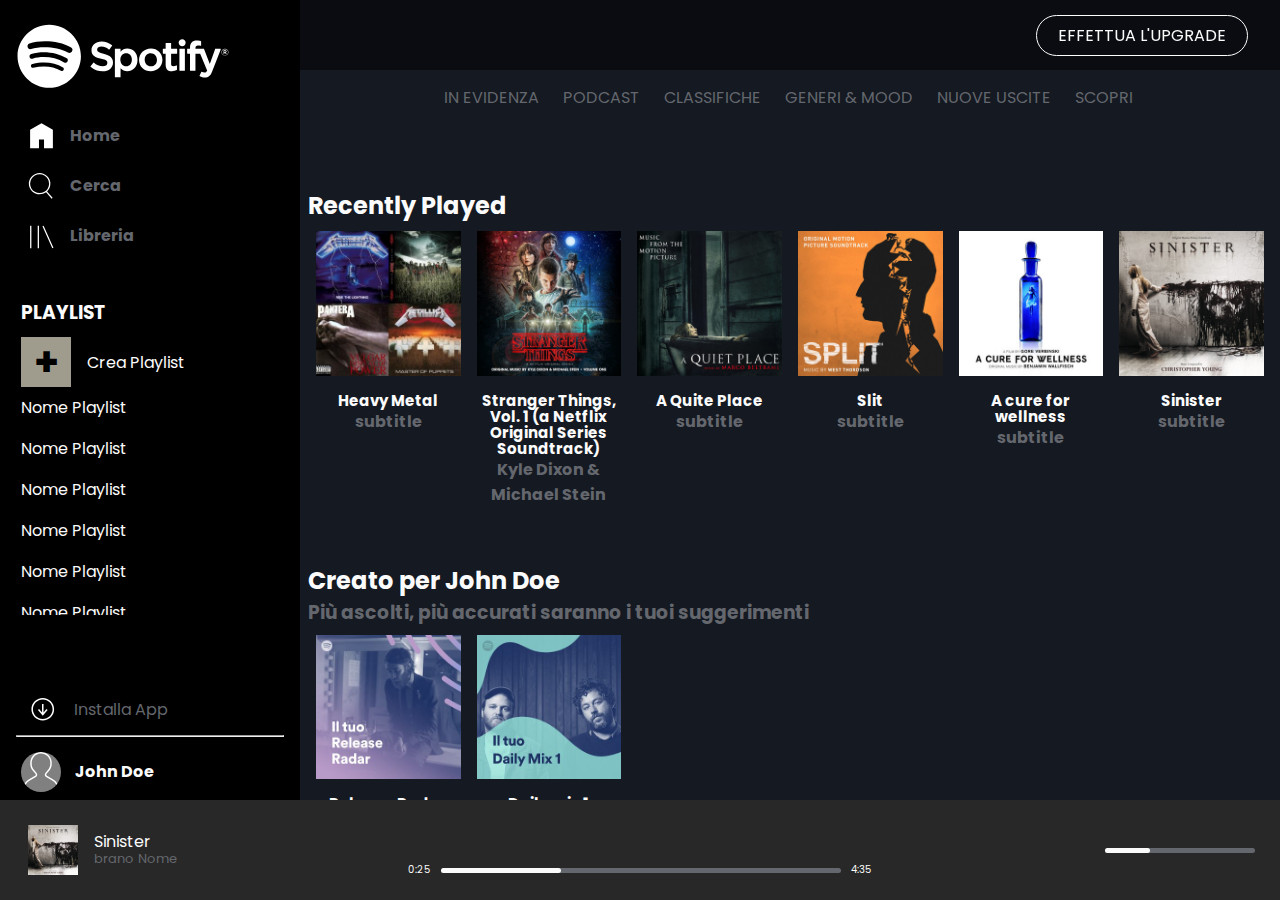
<file: index.html>
<!DOCTYPE html>
<html lang="en">
<head>
    <meta charset="UTF-8">
    <meta http-equiv="X-UA-Compatible" content="IE=edge">
    <meta name="viewport" content="width=device-width, initial-scale=1.0">
    <link rel="stylesheet" href="css/style.css">
    <link href="https://fonts.googleapis.com/css2?family=Poppins:ital,wght@0,100;0,200;0,300;0,400;0,500;0,600;0,700;0,800;0,900;1,300;1,400;1,500;1,600;1,700&display=swap" rel="stylesheet">
    <link rel="stylesheet" href="https://cdnjs.cloudflare.com/ajax/libs/font-awesome/6.3.0/css/all.min.css" integrity="sha512-SzlrxWUlpfuzQ+pcUCosxcglQRNAq/DZjVsC0lE40xsADsfeQoEypE+enwcOiGjk/bSuGGKHEyjSoQ1zVisanQ==" crossorigin="anonymous" referrerpolicy="no-referrer" />
    <title>spotify web</title>
</head>

<body class="debug">
    <main class="d-flex">
        
        <aside class="sidebar">
            <div class="sidebar-top d-flex flex-column">
                <div class="sidebar-icons">
                    <div class="logo t-center">
                        <span class="icon-logo">
                            <img src="img/logo-small.svg" alt="logo piccolo">
                        </span>
                        <span class="icon-logo-2">
                            <img id="logo" src="img/logo.svg" alt="">
                        </span>
                    </div>
                    <div class="t-center row">
                        <span class="icon">
                            <img id="home" src="img/home.svg" alt="">
                        </span>
                        <span class="text"><a class="t-gray" href="#">Home</a></span>
                    </div>
                    <div class="t-center row">
                        <span class="icon">
                            <img id="search" src="img/search.svg" alt="">
                        </span>
                        <span class="text"><a class="t-gray" href="#">Cerca</a></span>
                    </div>
                    <div class="t-center row">
                        <span class="icon">
                            <img id="libreria" src="img/libreria.svg" alt="">
                        </span>
                        <span class="text"><a class="t-gray" href="#">Libreria</a></span>
                    </div>
                </div>
                <div class="sidebar-playlist d-flex flex-column">
                    <h3 class="t-white">PLAYLIST</h3>
                    <a class="row" ><span class="plus">+</span><span class="t-white plus-text">Crea Playlist</span></a>
                    <ul class="list-playlist d-flex flex-column">
                        <li class="t-white">Nome Playlist</li>
                        <li class="t-white">Nome Playlist</li>
                        <li class="t-white">Nome Playlist</li>
                        <li class="t-white">Nome Playlist</li>
                        <li class="t-white">Nome Playlist</li>
                        <li class="t-white">Nome Playlist</li>
                        <li class="t-white">Nome Playlist</li>
                        <li class="t-white">Nome Playlist</li>
                        <li class="t-white">Nome Playlist</li>
                        <li class="t-white">Nome Playlist</li>
                        <li class="t-white">Nome Playlist</li>
                        <li class="t-white">Nome Playlist</li>
                    </ul>
                </div>
            </div>
            <div class="sidebar-bottom d-flex flex-column">
                <div class="download">
                    <span class="icon">
                        <img id="download" src="img/download.svg" alt="">
                    </span>
                    <span class="text"><a class="t-gray" href="#">Installa App</a></span>
                </div>
                <hr>
                <div class="profile">
                    <span class="icon">
                        <img id="profile" src="img/profile.svg" alt="">
                    </span>
                    <span class="text"><a class="t-white" href="#">John Doe</a></span>
                </div>
            </div>
        </aside>
        <div class="main-content">

            <div class="cta d-flex flex-item-center">                            <!--CALL TO ACTION-->
               <span><a class="t-white"href="#">EFFETTUA L'UPGRADE</a></span>
            </div>

            <nav class="main-nav">
                <ul class="d-flex flex-center flex-wrap list-none t-gray">
                    <li>
                        <a href="#" class="t-gray">IN EVIDENZA</a>
                        <div class="border-b-hover"></div>
                    </li>
                    <li>
                        <a href="#" class="t-gray">PODCAST</a>
                        <div class="border-b-hover"></div>
                    </li>
                    <li>
                        <a href="#" class="t-gray">CLASSIFICHE</a>
                        <div class="border-b-hover"></div>
                    </li>
                    <li>
                        <a href="#" class="t-gray">GENERI & MOOD</a>
                        <div class="border-b-hover"></div>
                    </li>
                    <li>
                        <a href="#" class="t-gray">NUOVE USCITE</a>
                        <div class="border-b-hover"></div>
                    </li>
                    <li>
                        <a href="#" class="t-gray">SCOPRI</a>
                        <div class="border-b-hover"></div>
                    </li>
                </ul>
            </nav>

            <section id="recently">                     <!--RECENTLY-->
                <h2 class="t-white">Recently Played</h2>
                <ul class="d-flex flex-wrap list-none">
                    <li>
                        <div class="card">
                            <div class="wrapped">
                                <img src="img/metal_lifting.jpg" alt="metal">
                                <div class="layover"></div>
                                <div><a href="#"><i class="t-white play fa-solid fa-circle-play"></i></a></div>
                            </div>
                            
                            <h3 class="t-center"><a class="t-white" href="#">Heavy Metal</a></h3>
                            <h4 class="t-center"><a class="t-gray" href="#">subtitle</a></h4>
                        </div>
                    </li>
                    <li>
                        <div class="card">
                            <div class="wrapped">
                                <img src="img/stranger.jpeg" alt="stranger things ost">
                                <div class="layover"></div>
                                <div><a href="#"><i class="t-white play fa-solid fa-circle-play"></i></a></div>
                            </div>    
                            <h3 class="t-center"><a class="t-white" href="#">Stranger Things, Vol. 1 (a Netflix Original Series Soundtrack)</a></h3>
                            <h4 class="t-center"><a class="t-gray" href="#">Kyle Dixon & Michael Stein</a></h4>
                        </div>
                    </li>
                    <li>
                        <div class="card">
                            <div class="wrapped">
                                <img src="img/aquietplace.jpeg" alt="a quiet place">
                                <div class="layover"></div>
                                <div><a href="#"><i class="t-white play fa-solid fa-circle-play"></i></a></div>
                            </div>
                            <h3 class="t-center"><a class="t-white" href="#">A Quite Place</a></h3>
                            <h4 class="t-center"><a class="t-gray" href="#">subtitle</a></h4>
                        </div>
                    </li>
                    
                    <li>
                        <div class="card">
                            <div class="wrapped">
                                <img src="img/split.jpeg" alt="split">
                                <div class="layover"></div>
                                <div><a href="#"><i class="t-white play fa-solid fa-circle-play"></i></a></div>
                            </div>
                            <h3 class="t-center"><a class="t-white" href="#">Slit</a></h3>
                            <h4 class="t-center"><a class="t-gray" href="#">subtitle</a></h4>
                        </div>
                    </li>
                    <li>
                        <div class="card">
                            <div class="wrapped">
                                <img src="img/cure.jpeg" alt="a cure of wellness">
                                <div class="layover"></div>
                                <div><a href="#"><i class="t-white play fa-solid fa-circle-play"></i></a></div>
                            </div>
                            <h3 class="t-center"><a class="t-white" href="#">A cure for wellness</a></h3>
                            <h4 class="t-center"><a class="t-gray" href="#">subtitle</a></h4>
                        </div>
                    </li>
                    <li>
                        <div class="card">
                            <div class="wrapped">
                                <img src="img/sinister.jpeg" alt="sinister">
                                <div class="layover"></div>
                                <div><a href="#"><i class="t-white play fa-solid fa-circle-play"></i></a></div>
                            </div>
                            <h3 class="t-center"><a class="t-white" href="#">Sinister</a></h3>
                            <h4 class="t-center"><a class="t-gray" href="#">subtitle</a></h4>
                        </div>
                    </li>
                </ul>
            </section>

            <section id="create">                     <!--CREATE-->
                <h2 class="t-white">Creato per John Doe</h2>
                <h3 class="t-gray">Più ascolti, più accurati saranno i tuoi suggerimenti</h3>
                <ul class="d-flex flex-wrap list-none">
                    <li>
                        <div class="card">
                            <div class="wrapped">
                                <img src="img/radar.jpeg" alt="radar playlist">
                                <div class="layover"></div>
                                <div><a href="#"><i class="t-white play fa-solid fa-circle-play"></i></a></div>
                            </div>
                            <h3 class="t-center"><a class="t-white" href="#">Release Radar</a></h3>
                        </div>
                    </li>
                    <li>
                        <div class="card">
                            <div class="wrapped">
                                <img src="img/mixdaily.jpeg" alt="mix daily">
                                <div class="layover"></div>
                                <div><a href="#"><i class="t-white play fa-solid fa-circle-play"></i></a></div>
                            </div>
                            <h3 class="t-center"><a class="t-white" href="#">Daily mix 1</a></h3>
                        </div>
                    </li>
                </ul>
            </section>

            <section id="best-artist">                     <!--BEST-ARTIST-->
                <h2 class="t-white">Artisti più popolari</h2>
                <h3 class="t-gray">Più ascolti, più accurati saranno i tuoi suggerimenti</h3>
                <ul class="d-flex flex-wrap list-none">
                    <li>
                        <div class="card">
                            <div class="wrapped">
                                <img src="img/youg.jpeg" alt="il grande gatsby">
                                <div class="layover-circle"></div>
                                <div><a href="#"><i class="t-white play fa-solid fa-circle-play"></i></a></div>
                            </div>
                            <h3 class="t-center"><a class="t-white" href="#">Lana Del Rey</a></h3>
                        </div>
                    </li>
                    <li>
                        <div class="card">
                            <div class="wrapped">
                                <img src="img/einaudi.jpeg" alt="einaudi">
                                <div class="layover-circle"></div>
                                <div><a href="#"><i class="t-white play fa-solid fa-circle-play"></i></a></div>
                            </div>
                            <h3 class="t-center"><a class="t-white" href="#">Ludovico einaudi</a></h3>
                        </div>
                    </li>
                </ul>
            </section>
        </div>
    </main>

    <footer class="d-flex flex-between flex-item-center">
        <div class="f-item-sx d-flex flex-item-center">
            <div class="d-flex flex-item-center">
                <img src="img/sinister.jpeg" alt="">
                <div class="info-song">
                    <div class="t-white">Sinister</div>
                    <span><a class="t-gray" href="#">brano</a></span>
                    <span><a class="t-gray" href="#">Nome</a></span>
                </div>
            </div>
            <div class="icon-song">
                <a href="#"><i class="t-gray fa-regular fa-heart"></i></a>
                <a href="#"><i class="t-gray fa-regular fa-folder"></i></a>            </div>
        </div>
        <div class="f-item-center t-center">
            <div class="f-item-center-top d-flex flex-item-center flex-center">
                <a href="#"><i class="t-white fa-solid fa-shuffle"></i></a>
                <a href="#"><i class="t-white fa-solid fa-backward-step"></i></a> 
                <a href="#"><i class="t-white fa-solid fa-circle-play"></i></a>               
                <a href="#"><i class="t-white fa-solid fa-forward-step"></i></a> 
                <a href="#"><i class="t-white fa-solid fa-rotate-right"></i></a>               
            </div>
            <div class="f-item-center-bottom d-flex flex-item-center flex-center">
                <div class="time t-white">0:25</div>
                <div class="line-bottom line-big">
                    <div class="line-top">
                        <div class="big-circle"></div>
                    </div>
                </div>
                <div class="time t-white">4:35</div>
            </div>
        </div>
        <div class="f-item-dx d-flex flex-item-center">
            <a href="#"><i class="t-white fa-solid fa-list"></i></a>
            <a href="#"><i class="t-white fa-solid fa-desktop"></i></a>
            <a href="#"><i class="t-white fa-solid fa-volume-low"></i></a>
            <div class="line-bottom line-small">
                <div class="line-top">
                    <div class="small-circle"></div>
                </div>
            </div>
        </div>
    </footer>
</body>
</html>
</file>
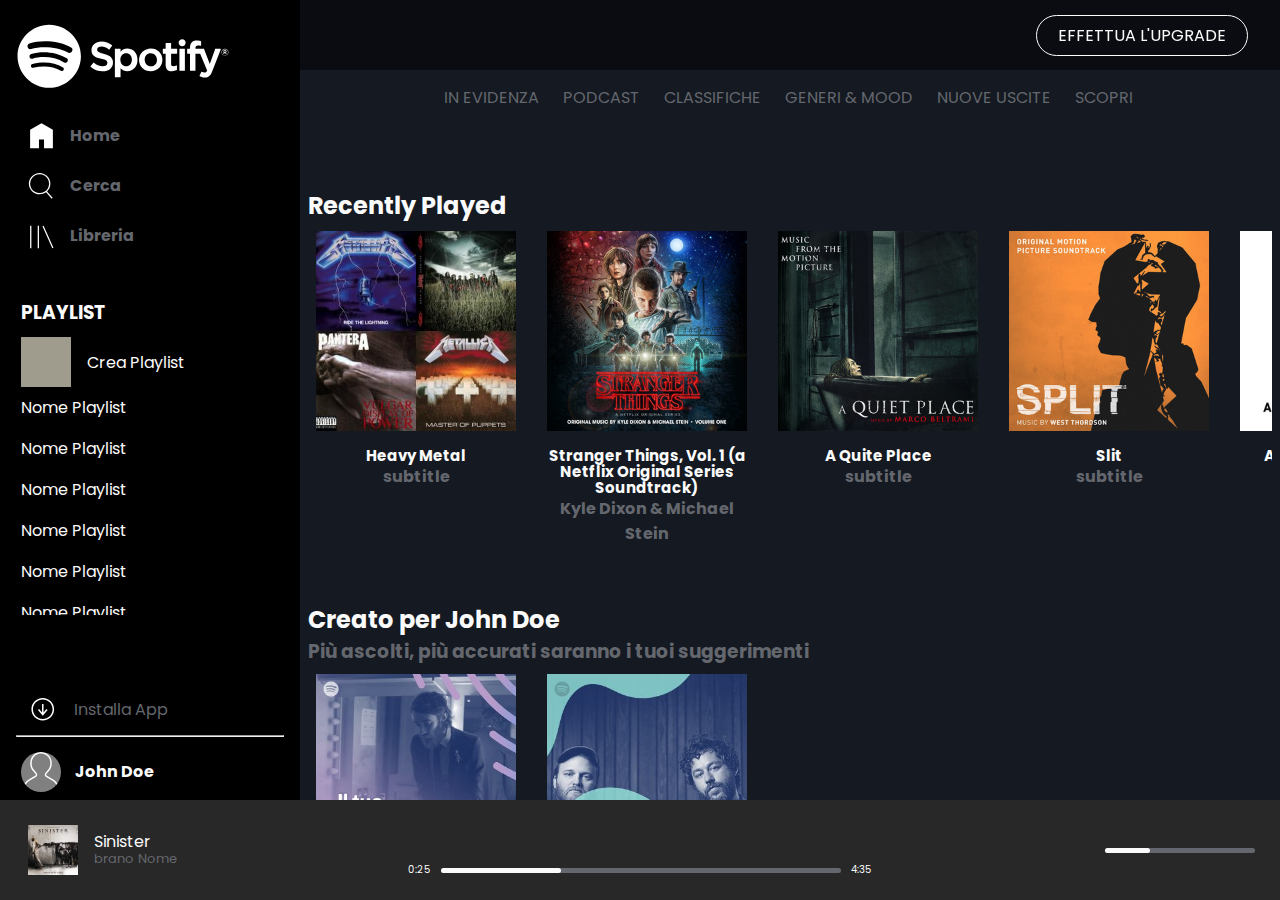
<file: bonus/index.html>
<!DOCTYPE html>
<html lang="en">
<head>
    <meta charset="UTF-8">
    <meta http-equiv="X-UA-Compatible" content="IE=edge">
    <meta name="viewport" content="width=device-width, initial-scale=1.0">
    <link rel="stylesheet" href="css/style.css">
    <link href="https://fonts.googleapis.com/css2?family=Poppins:ital,wght@0,100;0,200;0,300;0,400;0,500;0,600;0,700;0,800;0,900;1,300;1,400;1,500;1,600;1,700&display=swap" rel="stylesheet">
    <link rel="stylesheet" href="https://cdnjs.cloudflare.com/ajax/libs/font-awesome/6.3.0/css/all.min.css" integrity="sha512-SzlrxWUlpfuzQ+pcUCosxcglQRNAq/DZjVsC0lE40xsADsfeQoEypE+enwcOiGjk/bSuGGKHEyjSoQ1zVisanQ==" crossorigin="anonymous" referrerpolicy="no-referrer" />
    <title>spotify web</title>
</head>

<body class="debug">
    <main class="d-flex">
        
        <aside class="sidebar">
            <div class="sidebar-top d-flex flex-column">
                <div class="sidebar-icons">
                    <div class="logo t-center">
                        <span class="icon-logo">
                            <img src="img/logo-small.svg" alt="logo piccolo">
                        </span>
                        <span class="icon-logo-2">
                            <img id="logo" src="img/logo.svg" alt="">
                        </span>
                    </div>
                    <div class="t-center row">
                        <span class="icon">
                            <img id="home" src="img/home.svg" alt="">
                        </span>
                        <span class="text"><a class="t-gray" href="#">Home</a></span>
                    </div>
                    <div class="t-center row">
                        <span class="icon">
                            <img id="search" src="img/search.svg" alt="">
                        </span>
                        <span class="text"><a class="t-gray" href="#">Cerca</a></span>
                    </div>
                    <div class="t-center row">
                        <span class="icon">
                            <img id="libreria" src="img/libreria.svg" alt="">
                        </span>
                        <span class="text"><a class="t-gray" href="#">Libreria</a></span>
                    </div>
                </div>
                <div class="sidebar-playlist d-flex flex-column">
                    <h3 class="t-white">PLAYLIST</h3>
                    <a class="row" ><span class="plus"><i class="fa-solid fa-plus"></i></span><span class="t-white plus-text">Crea Playlist</span></a>
                    <ul class="list-playlist d-flex flex-column">
                        <li class="t-white">Nome Playlist</li>
                        <li class="t-white">Nome Playlist</li>
                        <li class="t-white">Nome Playlist</li>
                        <li class="t-white">Nome Playlist</li>
                        <li class="t-white">Nome Playlist</li>
                        <li class="t-white">Nome Playlist</li>
                        <li class="t-white">Nome Playlist</li>
                        <li class="t-white">Nome Playlist</li>
                        <li class="t-white">Nome Playlist</li>
                        <li class="t-white">Nome Playlist</li>
                        <li class="t-white">Nome Playlist</li>
                        <li class="t-white">Nome Playlist</li>
                    </ul>
                </div>
            </div>
            <div class="sidebar-bottom d-flex flex-column">
                <div class="download">
                    <span class="icon">
                        <img id="download" src="img/download.svg" alt="">
                    </span>
                    <span class="text"><a class="t-gray" href="#">Installa App</a></span>
                </div>
                <hr>
                <div class="profile">
                    <span class="icon">
                        <img id="profile" src="img/profile.svg" alt="">
                    </span>
                    <span class="text"><a class="t-white" href="#">John Doe</a></span>
                </div>
            </div>
        </aside>
        <div class="main-content">

            <div class="cta d-flex flex-item-center">                            <!--CALL TO ACTION-->
               <span><a class="t-white"href="#">EFFETTUA L'UPGRADE</a></span>
            </div>

            <nav class="main-nav">
                <ul class="d-flex flex-center flex-wrap list-none t-gray">
                    <li>
                        <a href="#" class="t-gray">IN EVIDENZA</a>
                        <div class="border-b-hover"></div>
                    </li>
                    <li>
                        <a href="#" class="t-gray">PODCAST</a>
                        <div class="border-b-hover"></div>
                    </li>
                    <li>
                        <a href="#" class="t-gray">CLASSIFICHE</a>
                        <div class="border-b-hover"></div>
                    </li>
                    <li>
                        <a href="#" class="t-gray">GENERI & MOOD</a>
                        <div class="border-b-hover"></div>
                    </li>
                    <li>
                        <a href="#" class="t-gray">NUOVE USCITE</a>
                        <div class="border-b-hover"></div>
                    </li>
                    <li>
                        <a href="#" class="t-gray">SCOPRI</a>
                        <div class="border-b-hover"></div>
                    </li>
                </ul>
            </nav>

            <section id="recently">                     <!--RECENTLY-->
                <h2 class="t-white">Recently Played</h2>
                <ul class="d-flex list-none">
                    <li>
                        <div class="card">
                            <div class="wrapped">
                                <img src="img/metal_lifting.jpg" alt="metal">
                                <div class="layover"></div>
                                <div><a href="#"><i class="t-white play fa-solid fa-circle-play"></i></a></div>
                            </div>
                            
                            <h3 class="t-center"><a class="t-white" href="#">Heavy Metal</a></h3>
                            <h4 class="t-center"><a class="t-gray" href="#">subtitle</a></h4>
                        </div>
                    </li>
                    <li>
                        <div class="card">
                            <div class="wrapped">
                                <img src="img/stranger.jpeg" alt="stranger things ost">
                                <div class="layover"></div>
                                <div><a href="#"><i class="t-white play fa-solid fa-circle-play"></i></a></div>
                            </div>    
                            <h3 class="t-center"><a class="t-white" href="#">Stranger Things, Vol. 1 (a Netflix Original Series Soundtrack)</a></h3>
                            <h4 class="t-center"><a class="t-gray" href="#">Kyle Dixon & Michael Stein</a></h4>
                        </div>
                    </li>
                    <li>
                        <div class="card">
                            <div class="wrapped">
                                <img src="img/aquietplace.jpeg" alt="a quiet place">
                                <div class="layover"></div>
                                <div><a href="#"><i class="t-white play fa-solid fa-circle-play"></i></a></div>
                            </div>
                            <h3 class="t-center"><a class="t-white" href="#">A Quite Place</a></h3>
                            <h4 class="t-center"><a class="t-gray" href="#">subtitle</a></h4>
                        </div>
                    </li>
                    
                    <li>
                        <div class="card">
                            <div class="wrapped">
                                <img src="img/split.jpeg" alt="split">
                                <div class="layover"></div>
                                <div><a href="#"><i class="t-white play fa-solid fa-circle-play"></i></a></div>
                            </div>
                            <h3 class="t-center"><a class="t-white" href="#">Slit</a></h3>
                            <h4 class="t-center"><a class="t-gray" href="#">subtitle</a></h4>
                        </div>
                    </li>
                    <li>
                        <div class="card">
                            <div class="wrapped">
                                <img src="img/cure.jpeg" alt="a cure of wellness">
                                <div class="layover"></div>
                                <div><a href="#"><i class="t-white play fa-solid fa-circle-play"></i></a></div>
                            </div>
                            <h3 class="t-center"><a class="t-white" href="#">A cure for wellness</a></h3>
                            <h4 class="t-center"><a class="t-gray" href="#">subtitle</a></h4>
                        </div>
                    </li>
                    <li>
                        <div class="card">
                            <div class="wrapped">
                                <img src="img/sinister.jpeg" alt="sinister">
                                <div class="layover"></div>
                                <div><a href="#"><i class="t-white play fa-solid fa-circle-play"></i></a></div>
                            </div>
                            <h3 class="t-center"><a class="t-white" href="#">Sinister</a></h3>
                            <h4 class="t-center"><a class="t-gray" href="#">subtitle</a></h4>
                        </div>
                    </li>
                </ul>
            </section>

            <section id="create">                     <!--CREATE-->
                <h2 class="t-white">Creato per John Doe</h2>
                <h3 class="t-gray">Più ascolti, più accurati saranno i tuoi suggerimenti</h3>
                <ul class="d-flex list-none">
                    <li>
                        <div class="card">
                            <div class="wrapped">
                                <img src="img/radar.jpeg" alt="radar playlist">
                                <div class="layover"></div>
                                <div><a href="#"><i class="t-white play fa-solid fa-circle-play"></i></a></div>
                            </div>
                            <h3 class="t-center"><a class="t-white" href="#">Release Radar</a></h3>
                        </div>
                    </li>
                    <li>
                        <div class="card">
                            <div class="wrapped">
                                <img src="img/mixdaily.jpeg" alt="mix daily">
                                <div class="layover"></div>
                                <div><a href="#"><i class="t-white play fa-solid fa-circle-play"></i></a></div>
                            </div>
                            <h3 class="t-center"><a class="t-white" href="#">Daily mix 1</a></h3>
                        </div>
                    </li>
                </ul>
            </section>

            <section id="best-artist">                     <!--BEST-ARTIST-->
                <h2 class="t-white">Artisti più popolari</h2>
                <h3 class="t-gray">Più ascolti, più accurati saranno i tuoi suggerimenti</h3>
                <ul class="d-flex list-none">
                    <li>
                        <div class="card">
                            <div class="wrapped">
                                <img src="img/youg.jpeg" alt="il grande gatsby">
                                <div class="layover-circle"></div>
                                <div><a href="#"><i class="t-white play fa-solid fa-circle-play"></i></a></div>
                            </div>
                            <h3 class="t-center"><a class="t-white" href="#">Lana Del Rey</a></h3>
                        </div>
                    </li>
                    <li>
                        <div class="card">
                            <div class="wrapped">
                                <img src="img/einaudi.jpeg" alt="einaudi">
                                <div class="layover-circle"></div>
                                <div><a href="#"><i class="t-white play fa-solid fa-circle-play"></i></a></div>
                            </div>
                            <h3 class="t-center"><a class="t-white" href="#">Ludovico einaudi</a></h3>
                        </div>
                    </li>
                </ul>
            </section>
        </div>
    </main>

    <footer class="d-flex flex-between flex-item-center">
        <div class="f-item-sx d-flex flex-item-center">
            <div class="d-flex flex-item-center">
                <img src="img/sinister.jpeg" alt="">
                <div class="info-song">
                    <div class="t-white">Sinister</div>
                    <span><a class="t-gray" href="#">brano</a></span>
                    <span><a class="t-gray" href="#">Nome</a></span>
                </div>
            </div>
            <div class="icon-song">
                <a href="#"><i class="t-gray fa-regular fa-heart"></i></a>
                <a href="#"><i class="t-gray fa-regular fa-folder"></i></a>            </div>
        </div>
        <div class="f-item-center t-center">
            <div class="f-item-center-top d-flex flex-item-center flex-center">
                <a href="#"><i class="t-white fa-solid fa-shuffle"></i></a>
                <a href="#"><i class="t-white fa-solid fa-backward-step"></i></a> 
                <a href="#"><i class="t-white fa-solid fa-circle-play"></i></a>               
                <a href="#"><i class="t-white fa-solid fa-forward-step"></i></a> 
                <a href="#"><i class="t-white fa-solid fa-rotate-right"></i></a>               
            </div>
            <div class="f-item-center-bottom d-flex flex-item-center flex-center">
                <div class="time t-white">0:25</div>
                <div class="line-bottom line-big">
                    <div class="line-top">
                        <div class="big-circle"></div>
                    </div>
                </div>
                <div class="time t-white">4:35</div>
            </div>
        </div>
        <div class="f-item-dx d-flex flex-item-center">
            <a href="#"><i class="t-white fa-solid fa-list"></i></a>
            <a href="#"><i class="t-white fa-solid fa-desktop"></i></a>
            <a href="#"><i class="t-white fa-solid fa-volume-low"></i></a>
            <div class="line-bottom line-small">
                <div class="line-top">
                    <div class="small-circle"></div>
                </div>
            </div>
        </div>
    </footer>
</body>
</html>
</file>
<file: css/style.css>
* {
    margin: 0;
    padding: 0;
    box-sizing: border-box;
}
html {
    font-family: 'Poppins', sans-serif;
}
a { text-decoration: none; }

/*UTILITY*/

/*flex*/
.d-flex { display: flex; }
.flex-between { justify-content: space-between; }
.flex-wrap { flex-wrap: wrap; }
.flex-center { justify-content: center; }
.flex-item-center { align-items: center; }
.flex-column { flex-direction: column; }

/*root*/
:root {
    --footerColor: #282828;
    --mainColor: #141922;
    --asideColor: black;
    --textGray: #64676d;
    --textWhite: #fbfbfb;
    --greenBar: #bdff30;
}

/*text*/
.t-center { text-align: center; }
.t-right { text-align: right; }
.t-dec-none { text-decoration: none; }
.list-none { list-style: none; }
.t-white { color: var(--textWhite); }
.t-gray { color: var(--textGray); }




/*DEBUG

.debug footer div {
    background-color: brown;
}*/







/*CSS*/
main {
    height: calc(100vh - 100px);
    background-color: var(--mainColor);
    overflow-y: hidden;
} 
aside {
    width: 50px;
    background-color: var(--asideColor);
}
.main-content {
    width: calc(100% - 50px);
    padding: 5rem 0.5rem ;
    overflow-y: scroll;
}
.main-content::-webkit-scrollbar {
    display: none;
}
.cta {
    height: 70px;
    width: calc(100vw - 50px);
    position: fixed;
    top: 0;
    left: 50px;
    background-color: rgba(0, 0, 0, 0.5);
    z-index: 999;
    justify-content: flex-end;
}
.cta span {
    display: inline-block;
}
.cta span a {
    text-decoration: none;
    display: inline-block;
    margin-right: 2rem;
    border: 1px solid white;
    padding: 7px 21px;
    border-radius: 25px;
}
.main-nav {
    width: 100%;
}
.main-nav ul {
    gap: 10px;
}
.main-nav li {
    padding: 5px;
}
.border-b-hover {
    width: 30%;
    height: 1px;
    background-color: transparent;
    position: relative;
    top: -25%;
    left: 50%;
    transform: translate(-50%, 0px);
    display: inline-block;
}

 /*sections*/

section {
    margin: 3rem 0;
}
section ul {
    width: 100%;
}
section ul li {
    padding: 0.5rem;
    width: calc(100% / 2);
}
.card img {
    width: 100%;
    display: block;
}
.card h3 {
    font-size: 15px;
    margin-top: 10px;
    line-height: 1rem;
}
#best-artist .card img {
    border-radius: 50%;
}
.wrapped {
    position: relative;
    display: inline-block;
}
.wrapped div i {
    position: absolute;
    top: 50%;
    left: 50%;
    transform: translate(-50%, -50%);
    font-size: 60px;
    display: none;
}
.layover {
    height: 100%;
    width: 100%;
    background-color: rgba(0, 0, 0, 0.5);
    position: absolute;
    bottom: 0;
    left: 0;
    right: 0;
    top: 0;
    display: none;
}
.layover-circle {
    height: 100%;
    width: 100%;
    background-color: rgba(0, 0, 0, 0.5);
    position: absolute;
    top: 0;
    left: 0;
    bottom: 0;
    right: 0;
    border-radius: 50%;
    display: none;
}



/*sidebar*/

/*sidebar-top*/
.sidebar {
    padding: 0.2rem;
    min-height: 600px;
}
.sidebar-top {
    width: 100%;
    height: calc(100% - 150px);
    min-height: 260px;
}
.sidebar-bottom {
    width: 100%;
    height: 150px;
}
.sidebar-playlist {
    padding: 1rem 0;
    margin: 1rem 0;
    display: none;
    overflow-y: hidden;
}
.logo {
    padding: 1rem 0;
}
.sidebar .text {
    display: none;
    height: 100%;
    
}
.sidebar .icon-logo-2 {
    display: none;
}
.sidebar-icons img {
    width: 80%;
}
.sidebar .icon {
    height: 10px;
}
.sidebar-bottom .icon {
    height: 100%;
}
.row {
    height: 50px;
    padding: 5px;
}
.t-center.row {
    border-left: 1px solid transparent;
}
.row .text {
    line-height: 40px;
    vertical-align: middle;
    padding-left: 5px;
    font-weight: bold;
}
#home, #search, #libreria {
    height: 30px;
    line-height: 20px;
    vertical-align: middle;
}

/*playlist*/

.list-playlist {
    list-style: none;
    padding: 5px;
    overflow-y: scroll;
}
.list-playlist::-webkit-scrollbar {
    display: none;
}
.sidebar-playlist h3 {
    padding: 5px;
}
.sidebar-playlist {
    flex-direction: column;
}
.plus {
    height: 50px;
    width: 50px;
    text-align: center;
    line-height: 50px;
    background-color: #a09c8d;
    display: inline-block;
    font-size: 2.5rem;
    font-weight: 700;
    vertical-align: middle;
}
.plus-text {
    vertical-align: middle;
    margin-left: 1rem;
}
.list-playlist li {
    padding: 8px 0;
}




/*sidebar-bottom*/
.sidebar-bottom {
    justify-content: flex-end;
}
.download {
    height: 50px;
    padding: 20px 5px 5px;
}
.download .text {
    line-height: 25px;
    vertical-align: middle;
    padding-left: 10px;
}
#download {
    height: 30px;
    line-height: 20px;
    vertical-align: middle;
}
.profile {
    height: 50px;
    padding: 5px;
}
.profile .text {
    line-height: 40px;
    vertical-align: middle;
    padding-left: 10px;
    font-weight: bold;
}
#profile {
    height: 40px;
    width: 40px;
    background-color: gray;
    border-radius: 50%;
    text-align: center;
    line-height: 20px;
    vertical-align: middle;
}
.sidebar hr {
    margin: 10px 0;
    display: none;
}




/*footer*/
footer {
    height: 100px;
    background-color: var(--footerColor);
}
.f-item-sx, .f-item-dx {
    width: 25%;
    height: 80px;
    margin: 0 0.5rem;
}
.f-item-center {
    width: 40%;
    height: 100%;
}
/*item-sx*/
.f-item-sx img {
    width: 30px;
    margin: 0 5px;
}
.info-song {
    line-height: 1rem;
    margin: 0 5px;
}
.info-song div {
    font-size: 13px;
}
.info-song a {
    font-size: 10px;
}
.icon-song i {
    font-size: 10px;
}
.icon-song {
    margin: 0 5px;
}
/*item.center*/
.f-item-center-top, .f-item-center-bottom {
    height: 40%;
    margin-top: 5px;
}
.f-item-center-top i {
    margin: 0 6px;
    font-size: 15px;
}
.f-item-center-top .play {
    font-size: 35px;
}
.time {
    margin: 0 10px;
    font-size: 10px;
}
.big-circle {
    position: absolute;
    top: -3px;
    left: 95%;
    width: 10px;
    height: 10px;
    border-radius: 50%;
    background-color: rgb(198, 192, 192);
    display: none;
}
.line-big {
    width: 400px;
}


/*item-dx*/
.f-item-dx {
    justify-content: flex-end;
}
.line-small {
    width: 150px;
}

.line-bottom {
    
    height: 5px;
    border-radius: 5px;
    background-color: var(--textGray);
    position: relative;
}
.line-top {
    position: absolute;
    top: 0;
    left: 0;
    width: 30%;
    height: 5px;
    border-radius: 5px;
    background-color: var(--textWhite);
    
}
.small-circle {
    position: absolute;
    top: -3px;
    left: 80%;
    width: 10px;
    height: 10px;
    border-radius: 50%;
    background-color: rgb(198, 192, 192);
    display: none;
}

.f-item-dx i {
    margin: 0 8px;
}


/*HOVER*/
.line-bottom:hover .big-circle {
    display: block;
    background-color: green;
}
.line-bottom:hover .small-circle {
    display: block;
    background-color: green;
}
.line-bottom:hover .line-top {
    background-color: green;
}

.card:hover .wrapped div i {
    display: inline-block;
}
.card:hover .layover {
    display: inline-block;
}
.card:hover .layover-circle {
    display: inline-block;
}
.main-content .cta a:hover {
    transform: scale(1.1);
}
.sidebar .text .t-gray:hover {
    color: var(--textWhite);
}
footer .f-item-center-top i:hover {
    transform: scale(1.2);
    display: inline-block;
}
.main-nav a:hover {
    color: var(--textWhite);
}
.main-nav li:hover .border-b-hover{
    background-color: var(--greenBar);
}
.sidebar-icons .row:hover {
    border-left: 1px solid  var(--greenBar);
}
.f-item-sx .t-gray:hover {
    color: var(--textWhite);
}

/*MEDIA QUERY*/

/*tablet*/

@media screen and (min-width: 578px) {
    aside {
        width: 300px;
    }
    .main-content {
        width: calc(100% - 200px);
    }
    .cta {
        width: calc(100% - 200px);
        left: 200px;
    }
    .sidebar-playlist {
        display: flex;
    }
    .sidebar .text {
        display: inline-block;
    }
    .sidebar .icon-logo-2 {
        display: inline-block;
    }
    .sidebar .logo .icon-logo {
        display: none;
    }
    .sidebar {
        padding: 1rem 1rem 0.2rem;
    }
    .sidebar .t-center {
        text-align: left;
    }
    .sidebar img {
        width: 15%;
    }
    .sidebar .logo img {
        width: 80%;
    }
    .sidebar .logo {
        padding: 0.5rem 0 1rem;
    }
    .sidebar hr {
        display: inline-block;
    }
    .f-item-sx img {
        width: 50px;
        margin: 0 20px;
    }
    .f-item-sx img {
        width: 50px;
        margin: 0px 3px;
    }
    .info-song {
        line-height: 1rem;
        margin: 0 5px;
    }
    .icon-song {
        margin: 0 3px;
    }
    .f-item-center-top i {
        margin: 0 15px;
    }
    .small-circle {
        width: 15px;
        height: 15px;
        top: -5px;
    }
    .big-circle {
        top: -7px;
        width: 20px;
        height: 20px;
    }
    .info-song div {
        font-size: 16px;
    }
    .info-song a {
        font-size: 13px;
    }
    .icon-song i {
        font-size: 16px;
    }
    .f-item-center-top i {
        margin: 0 13px;
        font-size: 20px;
    }
}


/*desktop*/

@media screen and (min-width: 768px) {
    
    .main-content {
        width: calc(100% - 300px);
    }
    .cta {
        width: calc(100% - 300px);
        left: 300px;
    }
    section ul li {
        width: calc(100% / 4);
    }
    .f-item-sx, .f-item-dx {
        width: 25%;
        margin: 0 15px;
    }
    .info-song {
        line-height: 1rem;
        margin: 0px 13px;
    }
    .icon-song i {
        margin: 0 5px;
    }
}

/*desktop grande*/

@media screen and (min-width: 992px) {
    section ul li {
        width: calc(100% / 6);
    }
    .f-item-sx, .f-item-dx {
        margin: 0 25px;
    }
}
</file>
<file: bonus/css/style.css>
* {
    margin: 0;
    padding: 0;
    box-sizing: border-box;
}
html {
    font-family: 'Poppins', sans-serif;
}
a { text-decoration: none; }

/*UTILITY*/

/*flex*/
.d-flex { display: flex; }
.flex-between { justify-content: space-between; }
.flex-wrap { flex-wrap: wrap; }
.flex-center { justify-content: center; }
.flex-item-center { align-items: center; }
.flex-column { flex-direction: column; }

/*root*/
:root {
    --footerColor: #282828;
    --mainColor: #141922;
    --asideColor: black;
    --textGray: #64676d;
    --textWhite: #fbfbfb;
    --greenBar: #bdff30;
}

/*text*/
.t-center { text-align: center; }
.t-right { text-align: right; }
.t-dec-none { text-decoration: none; }
.list-none { list-style: none; }
.t-white { color: var(--textWhite); }
.t-gray { color: var(--textGray); }




/*DEBUG

.debug footer div {
    background-color: brown;
}*/







/*CSS*/
main {
    height: calc(100vh - 100px);
    background-color: var(--mainColor);
    overflow-y: hidden;
} 
aside {
    width: 50px;
    background-color: var(--asideColor);
}
.main-content {
    width: calc(100% - 50px);
    padding: 5rem 0.5rem ;
    overflow-y: scroll;
    transition: padding 3s ease-out;
}
.main-content::-webkit-scrollbar {
    display: none;
}
.cta {
    height: 70px;
    width: calc(100vw - 50px);
    position: fixed;
    top: 0;
    left: 50px;
    background-color: rgba(0, 0, 0, 0.5);
    z-index: 999;
    justify-content: flex-end;
    transition: height 2s linear 0.2s;
}
.cta span {
    display: inline-block;
    transition: all 1s linear;
}
.cta span a {
    text-decoration: none;
    display: inline-block;
    margin-right: 2rem;
    border: 1px solid white;
    padding: 7px 21px;
    border-radius: 25px;
    transition: all 1s linear;
}
.main-nav {
    width: 100%;
}
.main-nav ul {
    gap: 10px;
}
.main-nav li {
    padding: 5px;
}
.main-nav li a {
    font-size: 13px;
}
.border-b-hover {
    width: 30%;
    height: 1px;
    background-color: transparent;
    position: relative;
    top: -25%;
    left: 50%;
    transform: translate(-50%, 0px);
    display: inline-block;
}

 /*sections*/

section {
    margin: 3rem 0;
}
section ul {
    width: 100%;
    overflow-x: scroll;
}
section ul::-webkit-scrollbar {
    display: none;
}
section ul li {
    padding: 0.5rem;
}
.card img {
    width: 100%;
    display: block;
}
.card {
    width: 200px;
}
.card h3 {
    font-size: 15px;
    margin-top: 10px;
    line-height: 1rem;
}
#best-artist .card img {
    border-radius: 50%;
}
.wrapped {
    position: relative;
    display: inline-block;
}
.wrapped div i {
    position: absolute;
    top: 50%;
    left: 50%;
    transform: translate(-50%, -50%);
    font-size: 60px;
    display: none;
}
.layover {
    height: 100%;
    width: 100%;
    background-color: rgba(0, 0, 0, 0.5);
    position: absolute;
    bottom: 0;
    left: 0;
    right: 0;
    top: 0;
    display: none;
}
.layover-circle {
    height: 100%;
    width: 100%;
    background-color: rgba(0, 0, 0, 0.5);
    position: absolute;
    top: 0;
    left: 0;
    bottom: 0;
    right: 0;
    border-radius: 50%;
    display: none;
}



/*sidebar*/

/*sidebar-top*/
.sidebar {
    padding: 0.2rem;
    min-height: 600px;
}
.sidebar-top {
    width: 100%;
    height: calc(100% - 150px);
    min-height: 260px;
}
.sidebar-bottom {
    width: 100%;
    height: 150px;
}
.sidebar-playlist {
    padding: 1rem 0;
    margin: 1rem 0;
    display: none;
    overflow-y: hidden;
}
.logo {
    padding: 1rem 0;
}
.sidebar .text {
    display: none;
    height: 100%;
    
}
.sidebar .icon-logo-2 {
    display: none;

}
.sidebar-icons img {
    width: 80%;
}
.sidebar .icon {
    height: 10px;
}
.icon-logo img {
    background-color: transparent;
    border-radius: 0;
    transition: all 0.5s;
}
.sidebar-bottom .icon {
    height: 100%;
}
.row {
    height: 50px;
    padding: 5px;
}
.t-center.row {
    border-left: 1px solid transparent;
}
.row .text {
    line-height: 40px;
    vertical-align: middle;
    padding-left: 5px;
    font-weight: bold;
}
#home, #search, #libreria {
    height: 30px;
    line-height: 20px;
    vertical-align: middle;
}

/*playlist*/

.list-playlist {
    list-style: none;
    padding: 5px;
    overflow-y: scroll;
}
.list-playlist::-webkit-scrollbar {
    display: none;
}
.sidebar-playlist h3 {
    padding: 5px;
}
.sidebar-playlist {
    flex-direction: column;
}
.plus {
    height: 50px;
    width: 50px;
    text-align: center;
    line-height: 50px;
    background-color: #a09c8d;
    display: inline-block;
    font-size: 2.5rem;
    font-weight: 700;
    vertical-align: middle;
}

.plus-text {
    vertical-align: middle;
    margin-left: 1rem;
}
.list-playlist li {
    padding: 8px 0;
}




/*sidebar-bottom*/
.sidebar-bottom {
    justify-content: flex-end;
}
.download {
    height: 50px;
    padding: 20px 5px 5px;
}
.download .text {
    line-height: 25px;
    vertical-align: middle;
    padding-left: 10px;
}
#download {
    height: 30px;
    line-height: 20px;
    vertical-align: middle;
}
.profile {
    height: 50px;
    padding: 5px;
}
.profile .text {
    line-height: 40px;
    vertical-align: middle;
    padding-left: 10px;
    font-weight: bold;
}
#profile {
    height: 40px;
    width: 40px;
    background-color: gray;
    border-radius: 50%;
    text-align: center;
    line-height: 20px;
    vertical-align: middle;
}
.sidebar hr {
    margin: 10px 0;
    display: none;
}




/*footer*/
footer {
    height: 100px;
    background-color: var(--footerColor);
}
.f-item-sx, .f-item-dx {
    width: 25%;
    height: 80px;
    margin: 0 0.5rem;
}
.f-item-center {
    width: 40%;
    height: 100%;
}
/*item-sx*/
.f-item-sx img {
    width: 30px;
    margin: 0 5px;
}
.info-song {
    line-height: 1rem;
    margin: 0 5px;
}
.info-song div {
    font-size: 13px;
}
.info-song a {
    font-size: 10px;
}
.icon-song i {
    font-size: 10px;
}
.icon-song {
    margin: 0 5px;
}
/*item.center*/
.f-item-center-top, .f-item-center-bottom {
    height: 40%;
    margin-top: 5px;
}
.f-item-center-top i {
    margin: 0 6px;
    font-size: 15px;
}
.f-item-center-top .play {
    font-size: 35px;
}
.time {
    margin: 0 10px;
    font-size: 10px;
}
.big-circle {
    position: absolute;
    top: -3px;
    left: 95%;
    width: 10px;
    height: 10px;
    border-radius: 50%;
    background-color: rgb(198, 192, 192);
    display: none;
}
.line-big {
    width: 400px;
}


/*item-dx*/
.f-item-dx {
    justify-content: flex-end;
}
.line-small {
    width: 150px;
}

.line-bottom {
    
    height: 5px;
    border-radius: 5px;
    background-color: var(--textGray);
    position: relative;
}
.line-top {
    position: absolute;
    top: 0;
    left: 0;
    width: 30%;
    height: 5px;
    border-radius: 5px;
    background-color: var(--textWhite);
    transition: all 0.2s linear;
}
.small-circle {
    position: absolute;
    top: -3px;
    left: 80%;
    width: 10px;
    height: 10px;
    border-radius: 50%;
    background-color: rgb(198, 192, 192);
    display: none;
}

.f-item-dx i {
    margin: 0 8px;
}


/*HOVER*/
.line-bottom:hover .big-circle {
    display: block;
    background-color: green;
}
.line-bottom:hover .small-circle {
    display: block;
    background-color: green;
}
.line-bottom:hover .line-top {
    background-color: green;
}
.line-big:hover .line-top {
    width: 60%;
}
.line-small:hover .line-top {
    width: 50%;
}

.card:hover .wrapped div i {
    display: inline-block;
}
.card:hover .layover {
    display: inline-block;
}
.card:hover .layover-circle {
    display: inline-block;
}
.main-content .cta a:hover {
    transform: scale(1.1);
}
.sidebar .text .t-gray:hover {
    color: var(--textWhite);
}
footer .f-item-center-top i:hover {
    transform: scale(1.2);
    display: inline-block;
}
.main-nav a:hover {
    color: var(--textWhite);
}
.main-nav li:hover .border-b-hover{
    background-color: var(--greenBar);
}
.sidebar-icons .row:hover {
    border-left: 1px solid  var(--greenBar);
}
.f-item-sx .t-gray:hover {
    color: var(--textWhite);
}
.plus i:hover {
    animation: plus-rotate 2s linear infinite;
}
@keyframes plus-rotate {
    100% {
        transform: rotate(360deg);
    }
}
.icon-logo img:hover {
    background-color: #1dd760;
    border-radius: 50%;
}


/*MEDIA QUERY*/

@media screen and (max-height: 500px) {
    .cta {
        height: 0;
    }
    .cta span a {
        color: transparent;
        border: 0px solid transparent;
    }
    .main-content {
        padding: 1rem 0.5rem;
    }
    .main-content {
        padding: 1rem 0.5rem;
    }

}



/*tablet*/

@media screen and (min-width: 578px) {
    aside {
        width: 300px;
    }
    .main-content {
        width: calc(100% - 200px);
    }
    .cta {
        width: calc(100% - 200px);
        left: 200px;
    }
    .sidebar-playlist {
        display: flex;
    }
    .sidebar .text {
        display: inline-block;
    }
    .sidebar .icon-logo-2 {
        display: inline-block;
    }
    .sidebar .logo .icon-logo {
        display: none;
    }
    .sidebar {
        padding: 1rem 1rem 0.2rem;
    }
    .sidebar .t-center {
        text-align: left;
    }
    .sidebar img {
        width: 15%;
    }
    .sidebar .logo img {
        width: 80%;
    }
    .sidebar .logo {
        padding: 0.5rem 0 1rem;
    }
    .sidebar hr {
        display: inline-block;
    }
    .f-item-sx img {
        width: 50px;
        margin: 0 20px;
    }
    .f-item-sx img {
        width: 50px;
        margin: 0px 3px;
    }
    .info-song {
        line-height: 1rem;
        margin: 0 5px;
    }
    .icon-song {
        margin: 0 3px;
    }
    .f-item-center-top i {
        margin: 0 15px;
    }
    .small-circle {
        width: 15px;
        height: 15px;
        top: -5px;
    }
    .big-circle {
        top: -7px;
        width: 20px;
        height: 20px;
    }
    .info-song div {
        font-size: 16px;
    }
    .info-song a {
        font-size: 13px;
    }
    .icon-song i {
        font-size: 16px;
    }
    .f-item-center-top i {
        margin: 0 13px;
        font-size: 20px;
    }
}


/*desktop*/

@media screen and (min-width: 768px) {
    
    .main-content {
        width: calc(100% - 300px);
    }
    .cta {
        width: calc(100% - 300px);
        left: 300px;
    }
    .f-item-sx, .f-item-dx {
        width: 25%;
        margin: 0 15px;
    }
    .info-song {
        line-height: 1rem;
        margin: 0px 13px;
    }
    .icon-song i {
        margin: 0 5px;
    }
    .card {
        width: 200px;
    }
   
}

/*desktop grande*/

@media screen and (min-width: 992px){
    
    .f-item-sx, .f-item-dx {
        margin: 0 25px;
    }
    .card {
        width: 200px;
    }
    section ul li {
        margin-right: 15px;
    }
    .main-nav li a {
        font-size: 16px;
    }
}
</file>
